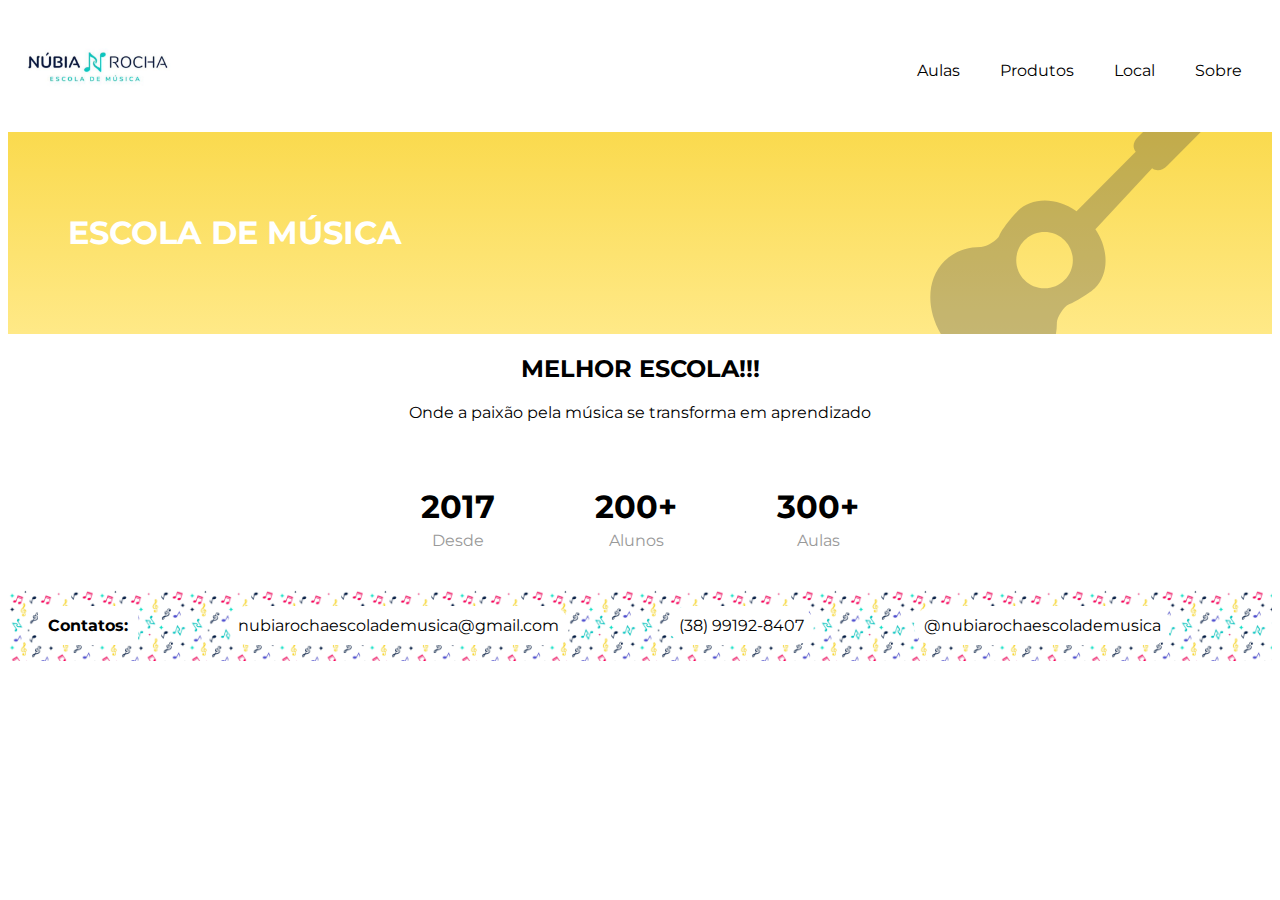
<file: index.html>
<!DOCTYPE html>
<html lang="pt-br">
    <head>
        <meta charset="UTF-8">
        <meta name="viewport" content="width=device-width, initial-scale=1.0">
        <title>Núbia Rocha - Início</title>
        <link rel="stylesheet" href="/style/style.css">
    </head>

    <body> 
        <header>
            <div class="menu">
                <a href="/index.html">
                    <img id="logo" src="/images/logotipo.png"/>
                </a>
                <ul>
                    <li><a href="/aulas.html">Aulas</a></li>
                    <li><a href="/produtos.html">Produtos</a></li>
                    <li><a href="/local.html">Local</a></li>
                    <li><a href="/sobre.html">Sobre</a></li>
                </ul>
            </div>
        </header>

        <section class="hero">
            <h1>ESCOLA DE MÚSICA</h1>
        </section>

        <section class="second">
            <h2>MELHOR ESCOLA!!!</h2>
            <p>Onde a paixão pela música se transforma em aprendizado</p>

            </br>

            <div class="info">
                <div class="coluna">
                    <p class="dado">2017</p>
                    <p class="nome">Desde</p>
                </div>
                <div class="coluna">
                    <p class="dado">200+</p>
                    <p class="nome">Alunos</p>
                </div>
                <div class="coluna">
                    <p class="dado">300+</p>
                    <p class="nome">Aulas</p>
                </div>
            </div>
        </section>

        <footer>
            <p><b>Contatos:</b></p>
            <ul>
                <li>nubiarochaescolademusica@gmail.com</li>
                <li> <a href="wa.me/5538991928407">(38) 99192-8407</a></li>
                <li> <a href="https://www.instagram.com/nubiarochaescolademusica?utm_source=ig_web_button_share_sheet&igsh=MXZiZm01dmZ0b2EzeA==">@nubiarochaescolademusica</li>
            </ul>
        </footer>
    </body>
</html>
</file>
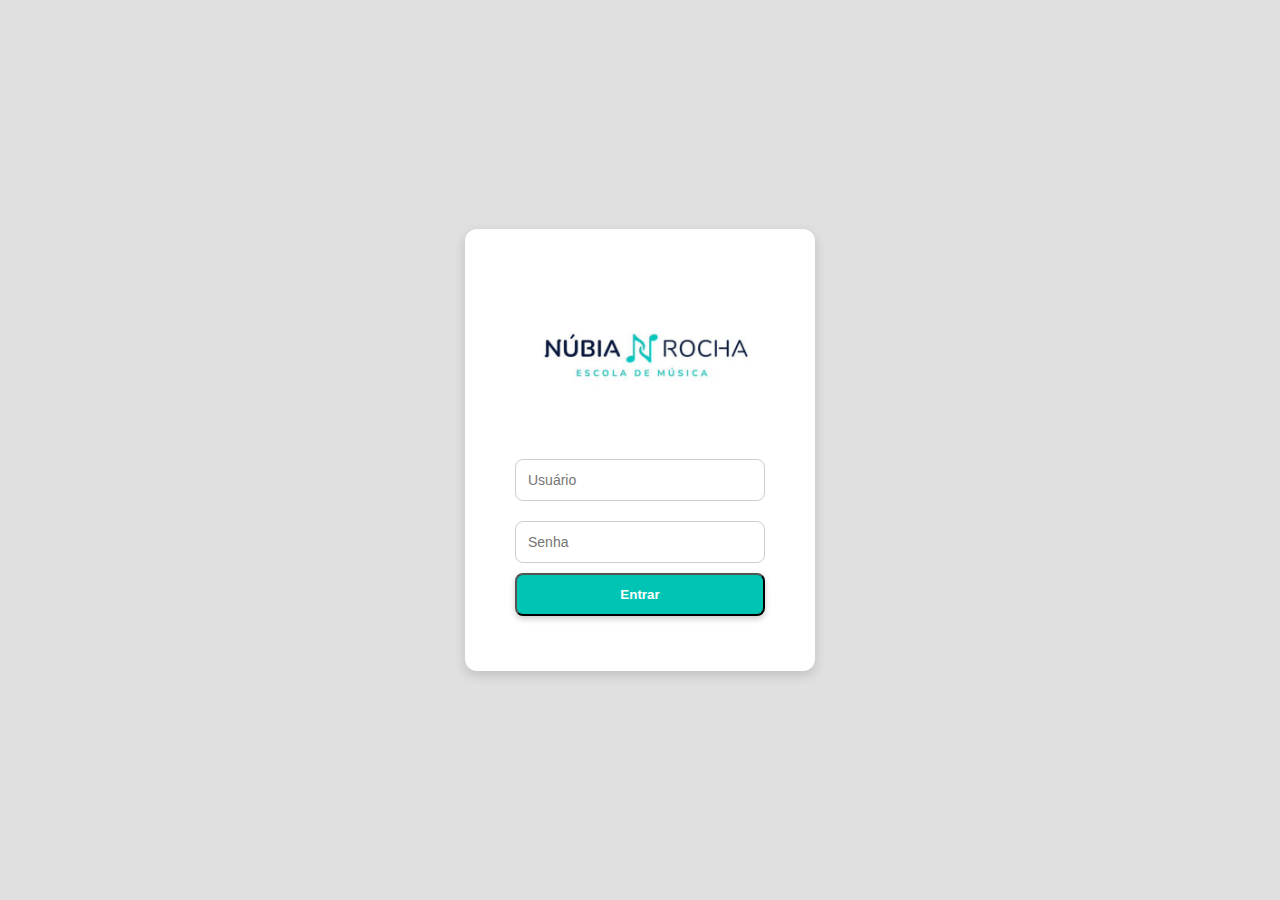
<file: admin.html>
<!DOCTYPE html>
<html lang="pt-br">
    <head>
        <meta charset="UTF-8">
        <meta name="viewport" content="width=device-width, initial-scale=1.0">
        <title>Login - Admin</title>
        <link rel="stylesheet" href="/style/style-aulas.css">
    </head>
    <body id="index">
        <div id="login">
            <img src="/imgs/logotipo.png" id="logo-form"/> 

            <form action="/admin/index-a.html" method="get">
                <input type="text" id="usuario" name="usuario" placeholder="Usuário" required>
                <input type="password" id="senha" name="senha" placeholder="Senha" required>
                <button type="submit" id="bt-entrar">Entrar</button>
                <span id="msg"></span>
            </form>
            <span id="msg" class=""></span>
        </div>
    </body>
</html>
</file>
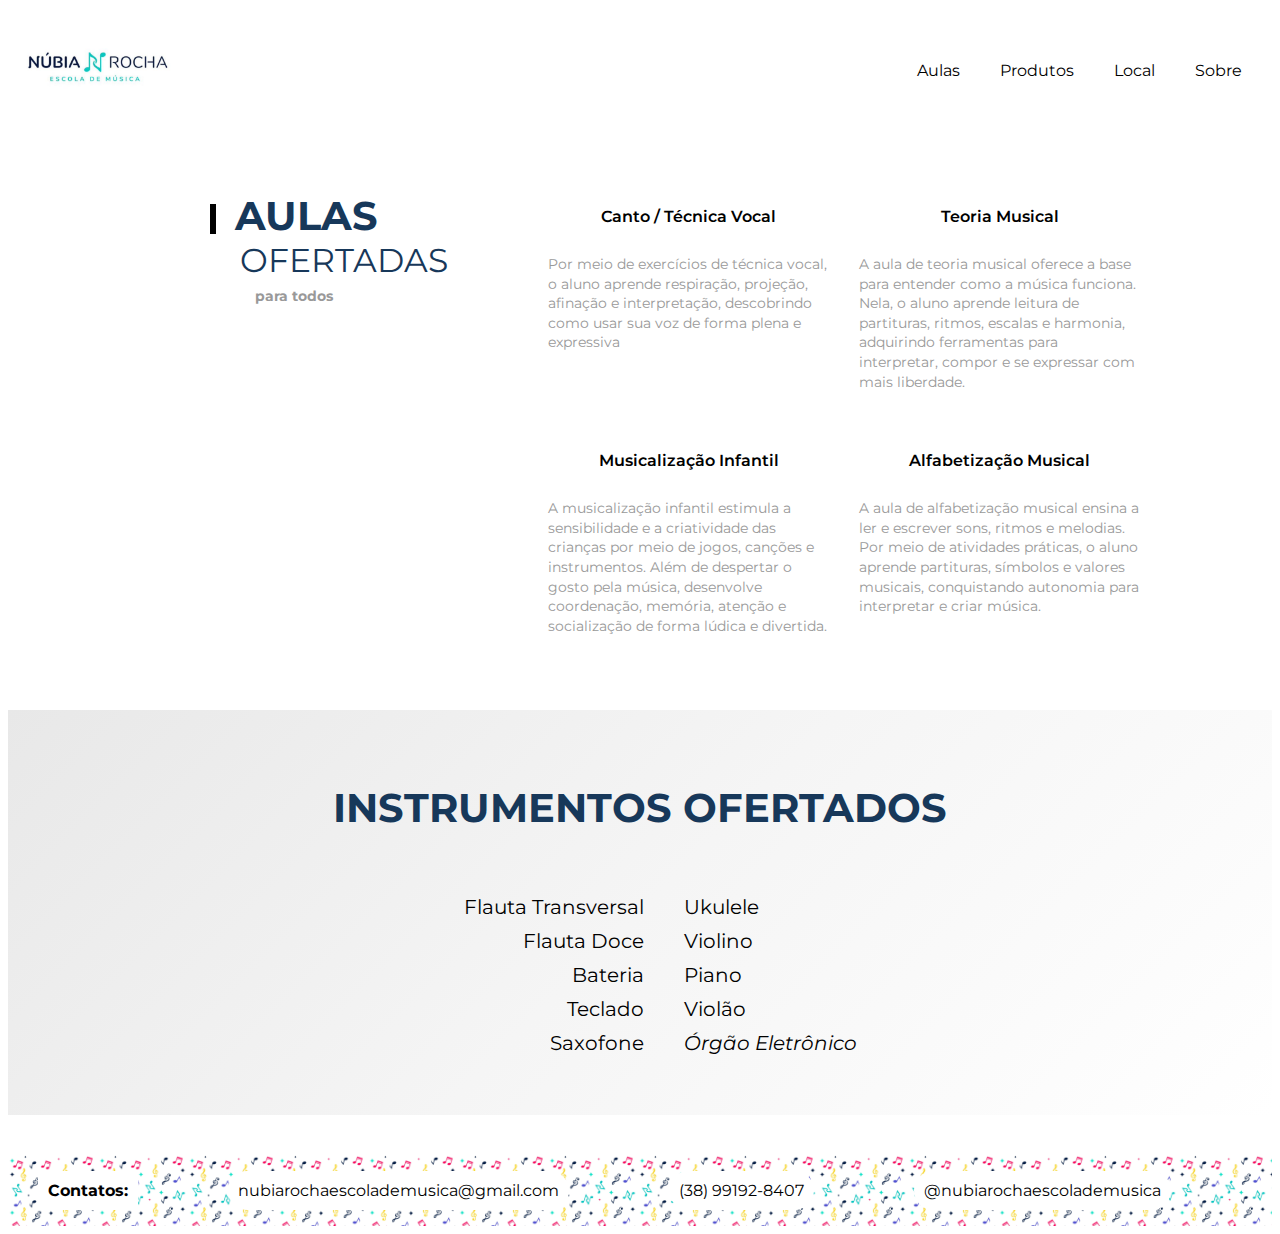
<file: aulas.html>
<!DOCTYPE html>
<html lang="pt-br">
    <head>
        <meta charset="UTF-8">
        <meta name="viewport" content="width=device-width, initial-scale=1.0">
        <title>Núbia Rocha - Aulas</title>
        <link rel="stylesheet" href="/style/style.css">
    </head>
    <body>
        <header>
            <div class="menu">
                <a href="/index.html">
                    <img id="logo" src="/imgs/logotipo.png"/>
                </a>
                <ul>
                    <li><a href="/aulas.html">Aulas</a></li>
                    <li><a href="/produtos.html">Produtos</a></li>
                    <li><a href="/local.html">Local</a></li>
                    <li><a href="/sobre.html">Sobre</a></li>
                </ul>
            </div>
        </header>

        <section class="aulas">
            <div class="titulo">
                <h2><span class="barra"></span> AULAS <br><small>OFERTADAS</small></h2>
                <p>para todos</p>
            </div>
            <br>
            <div class="grid-aulas">
                <div class="aula">
                <h3>Canto / Técnica Vocal</h3>
                <p>Por meio de exercícios de técnica vocal, o aluno aprende respiração, projeção, afinação e interpretação, descobrindo como usar sua voz de forma plena e expressiva</p>
                </div>

                <div class="aula">
                <h3>Teoria Musical</h3>
                <p>A aula de teoria musical oferece a base para entender como a música funciona. Nela, o aluno aprende leitura de partituras, ritmos, escalas e harmonia, adquirindo ferramentas para interpretar, compor e se expressar com mais liberdade.</p>
                </div>

                <div class="aula">
                <h3>Musicalização Infantil</h3>
                <p>A musicalização infantil estimula a sensibilidade e a criatividade das crianças por meio de jogos, canções e instrumentos. Além de despertar o gosto pela música, desenvolve coordenação, memória, atenção e socialização de forma lúdica e divertida.</p>
                </div>

                <div class="aula">
                <h3>Alfabetização Musical</h3>
                <p>A aula de alfabetização musical ensina a ler e escrever sons, ritmos e melodias. Por meio de atividades práticas, o aluno aprende partituras, símbolos e valores musicais, conquistando autonomia para interpretar e criar música.</p>
                </div>
            </div>
        </section>

        <section class="instrumentos-section">
            <h2 class="titulo">INSTRUMENTOS OFERTADOS</h2>

            <div class="lista">
                <ul id="esquerda">
                    <li>Flauta Transversal</li>
                    <li>Flauta Doce</li>
                    <li>Bateria</li>
                    <li>Teclado</li>
                    <li>Saxofone</li>
                </ul>
                <ul id="direita">
                    <li>Ukulele</li>
                    <li>Violino</li>
                    <li>Piano</li>
                    <li>Violão</li>
                    <li><em>Órgão Eletrônico</em></li>
                </ul>
            </div>
        </section>

        <footer>
            <p><b>Contatos:</b></p>
            <ul>
                <li>nubiarochaescolademusica@gmail.com</li>
                <li> <a href="wa.me/5538991928407">(38) 99192-8407</a></li>
                <li> <a href="https://www.instagram.com/nubiarochaescolademusica?utm_source=ig_web_button_share_sheet&igsh=MXZiZm01dmZ0b2EzeA==">@nubiarochaescolademusica</li>
            </ul>
        </footer>
    </body>
</html>
</file>
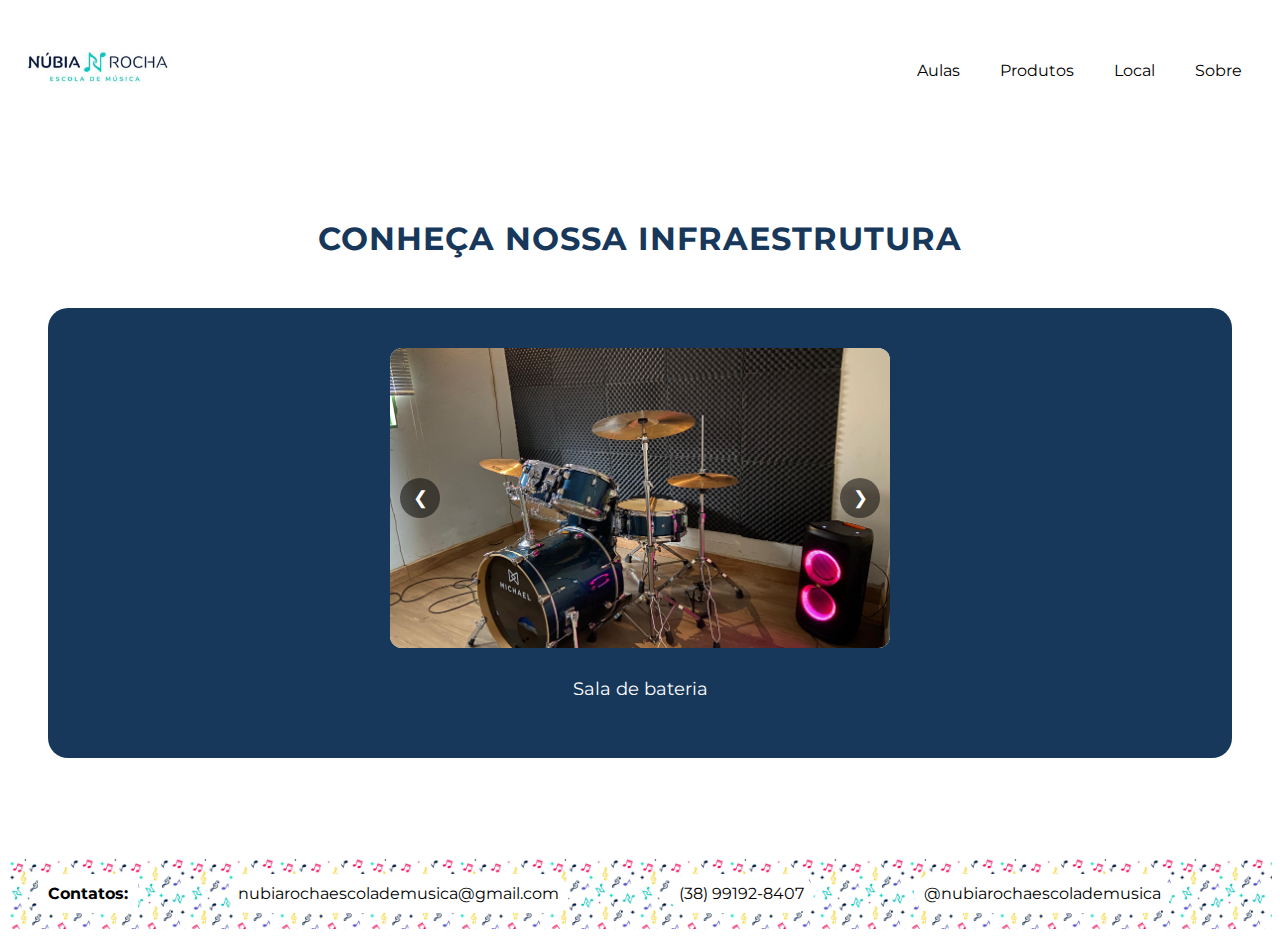
<file: local.html>
<!DOCTYPE html>
<html lang="pt-br">
    <head>
        <meta charset="UTF-8">
        <meta name="viewport" content="width=device-width, initial-scale=1.0">
        <title>Núbia Rocha - Local</title>
        <link rel="stylesheet" href="/style/style.css">
    </head>

    <body>
        <header>
            <div class="menu">
                <a href="/index.html">
                    <img id="logo" src="/imgs/logotipo.png"/>
                </a>
                <ul>
                    <li><a href="/aulas.html">Aulas</a></li>
                    <li><a href="/produtos.html">Produtos</a></li>
                    <li><a href="/local.html">Local</a></li>
                    <li><a href="/sobre.html">Sobre</a></li>
                </ul>
            </div>
        </header>

        <section class="infraestrutura">
            <h2>CONHEÇA NOSSA INFRAESTRUTURA</h2>

            <div class="infra-container">
                <div class="infra-card">
                    <div class="carousel">
                        <div class="carousel-images">
                            <img src="/imgs/sala-de-bateria.jpg" alt="Infra 1">
                            <img src="/imgs/sala-de-cordas.jpg" alt="Infra 2">
                            <img src="/imgs/sala-de-sopro.jpg" alt="Infra 3">
                            <img src="/imgs/sala-expositiva.jpg" alt="Infra 4">
                            <img src="/imgs/sala-de-piano.jpg" alt="Infra 5">
                            <img src="/imgs/sala-de-tecnica-vocal.jpg" alt="Infra 6">
                            <img src="/imgs/area-de-lazer.jpg" alt="Infra 7">
                        </div>
                        <button class="prev">&#10094;</button>
                        <button class="next">&#10095;</button>
                    </div>
                    <p class="infra-desc">Breve descrição</p>
                </div>

                <div class="infra-lateral">
                    <img src="/imgs/307653.svg" alt="Piano" id="piano-svg"/>
                </div>
            </div>
        </section>

        <footer>
            <p><b>Contatos:</b></p>
            <ul>
                <li>nubiarochaescolademusica@gmail.com</li>
                <li> <a href="https://api.whatsapp.com/send/?phone=5538991928407&text&type=phone_number&app_absent=0">(38) 99192-8407</a></li>
                <li> <a href="https://www.instagram.com/nubiarochaescolademusica?utm_source=ig_web_button_share_sheet&igsh=MXZiZm01dmZ0b2EzeA==">@nubiarochaescolademusica</li>
            </ul>
        </footer>

        <script>
            let index = 0;
            const images = document.querySelectorAll('.carousel-images img');
            const total = images.length;
            const container = document.querySelector('.carousel-images');
            const desc = document.querySelector('.infra-desc');

            // descrições correspondentes a cada imagem
            const descriptions = [
                "Sala de bateria",
                "Sala de cordas",
                "Sala de sopro",
                "Sala expositiva",
                "Sala de piano",
                "Sala de técnica vocal",
                "Espaço de lazer"
            ];

            function showSlide(i) {
                if (i >= total) index = 0;
                if (i < 0) index = total - 1;
                container.style.transform = `translateX(${-index * 100}%)`;

                // atualiza a descrição
                desc.textContent = descriptions[index];
            }

            document.querySelector('.next').addEventListener('click', () => {
                index++;
                showSlide(index);
            });

            document.querySelector('.prev').addEventListener('click', () => {
                index--;
                showSlide(index);
            });

            // inicia no slide 0
            showSlide(index);
        </script>
    </body>
</html>
</file>
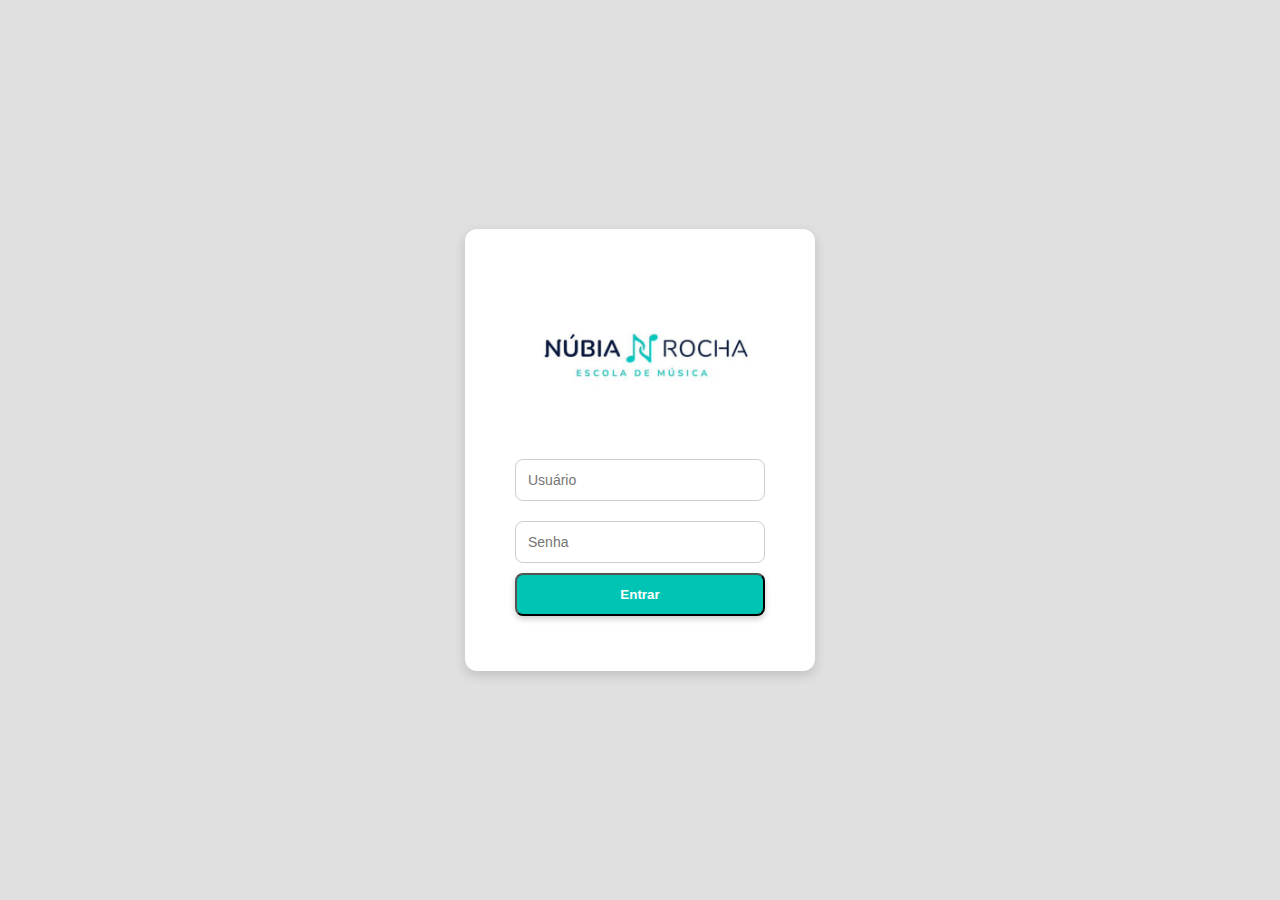
<file: login.html>
<!DOCTYPE html>
<html lang="pt-br">
    <head>
        <meta charset="UTF-8">
        <meta name="viewport" content="width=device-width, initial-scale=1.0">
        <title>Login - Admin</title>
        <link rel="stylesheet" href="/style/style-aulas-admin.css">
    </head>
    <body id="index">
        <div id="login">
            <img src="/images/logotipo.png" id="logo-form"/> 

            <form action="/admin/index-a.html" method="get">
                <input type="text" id="usuario" name="usuario" placeholder="Usuário" required>
                <input type="password" id="senha" name="senha" placeholder="Senha" required>
                <button type="submit" id="bt-entrar">Entrar</button>
                <span id="msg"></span>
            </form>
            <span id="msg" class=""></span>
        </div>
    </body>
</html>
</file>
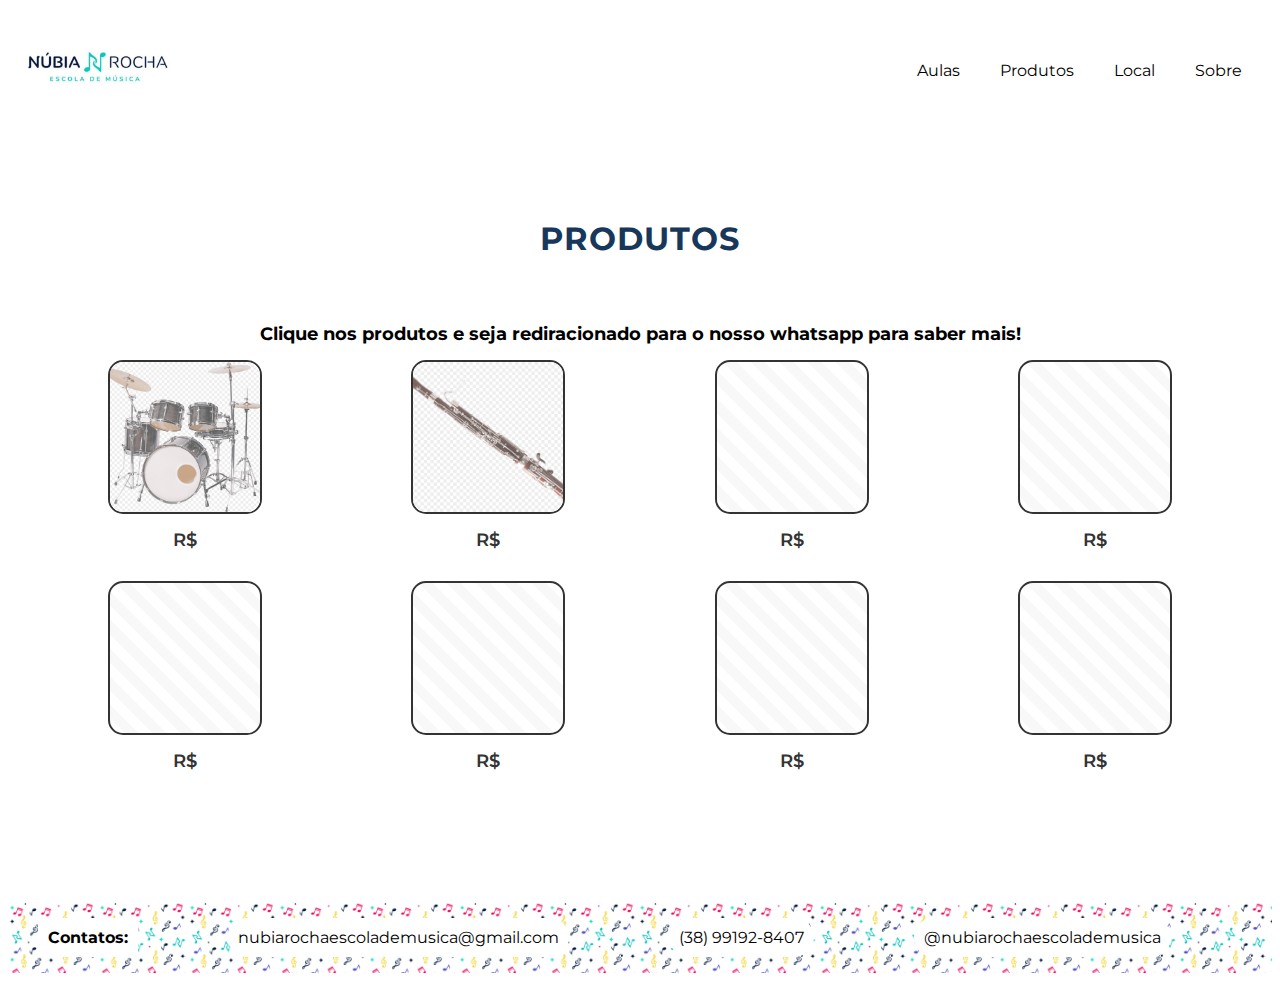
<file: produtos.html>
<!DOCTYPE html>
<html lang="pt-br">
    <head>
        <meta charset="UTF-8">
        <meta name="viewport" content="width=device-width, initial-scale=1.0">
        <title>Núbia Rocha - Produtos</title>
        <link rel="stylesheet" href="/style/style.css">
    </head>
    <body>
        <header>
            <div class="menu">
                <a href="/index.html">
                    <img id="logo" src="/imgs/logotipo.png"/>
                </a>
                <ul>
                    <li><a href="/aulas.html">Aulas</a></li>
                    <li><a href="/produtos.html">Produtos</a></li>
                    <li><a href="/local.html">Local</a></li>
                    <li><a href="/sobre.html">Sobre</a></li>
                </ul>
            </div>
        </header>

        <section class="produtos-section">
            <h2 class="titulo-produtos">PRODUTOS</h2>
            <h3>Clique nos produtos e seja rediracionado para o nosso whatsapp para saber mais!</h3>
            
            <div class="produtos-grid">
                <div class="produto-card">
                    <div class="produto-imagem">
                        <img src="/imgs/bateria.png" height="150"/>
                    </div>
                    <div class="produto-preco">R$</div>
                </div>
                
                <div class="produto-card">
                    <div class="produto-imagem">
                        <img src="/imgs/flauta-transversal.png" height="150"/>
                    </div>
                    <div class="produto-preco">R$</div>
                </div>
                
                <div class="produto-card">
                    <div class="produto-imagem"></div>
                    <div class="produto-preco">R$</div>
                </div>
                
                <div class="produto-card">
                    <div class="produto-imagem"></div>
                    <div class="produto-preco">R$</div>
                </div>
                
                <div class="produto-card">
                    <div class="produto-imagem"></div>
                    <div class="produto-preco">R$</div>
                </div>
                
                <div class="produto-card">
                    <div class="produto-imagem"></div>
                    <div class="produto-preco">R$</div>
                </div>
                
                <div class="produto-card">
                    <div class="produto-imagem"></div>
                    <div class="produto-preco">R$</div>
                </div>
                
                <div class="produto-card">
                    <div class="produto-imagem"></div>
                    <div class="produto-preco">R$</div>
                </div>
            </div>
        </section>

        <footer>
            <p><b>Contatos:</b></p>
            <ul>
                <li>nubiarochaescolademusica@gmail.com</li>
                <li> <a href="https://api.whatsapp.com/send/?phone=5538991928407&text&type=phone_number&app_absent=0">(38) 99192-8407</a></li>
                <li> <a href="https://www.instagram.com/nubiarochaescolademusica?utm_source=ig_web_button_share_sheet&igsh=MXZiZm01dmZ0b2EzeA==">@nubiarochaescolademusica</li>
            </ul>
        </footer>
    </body>
</html>
</file>
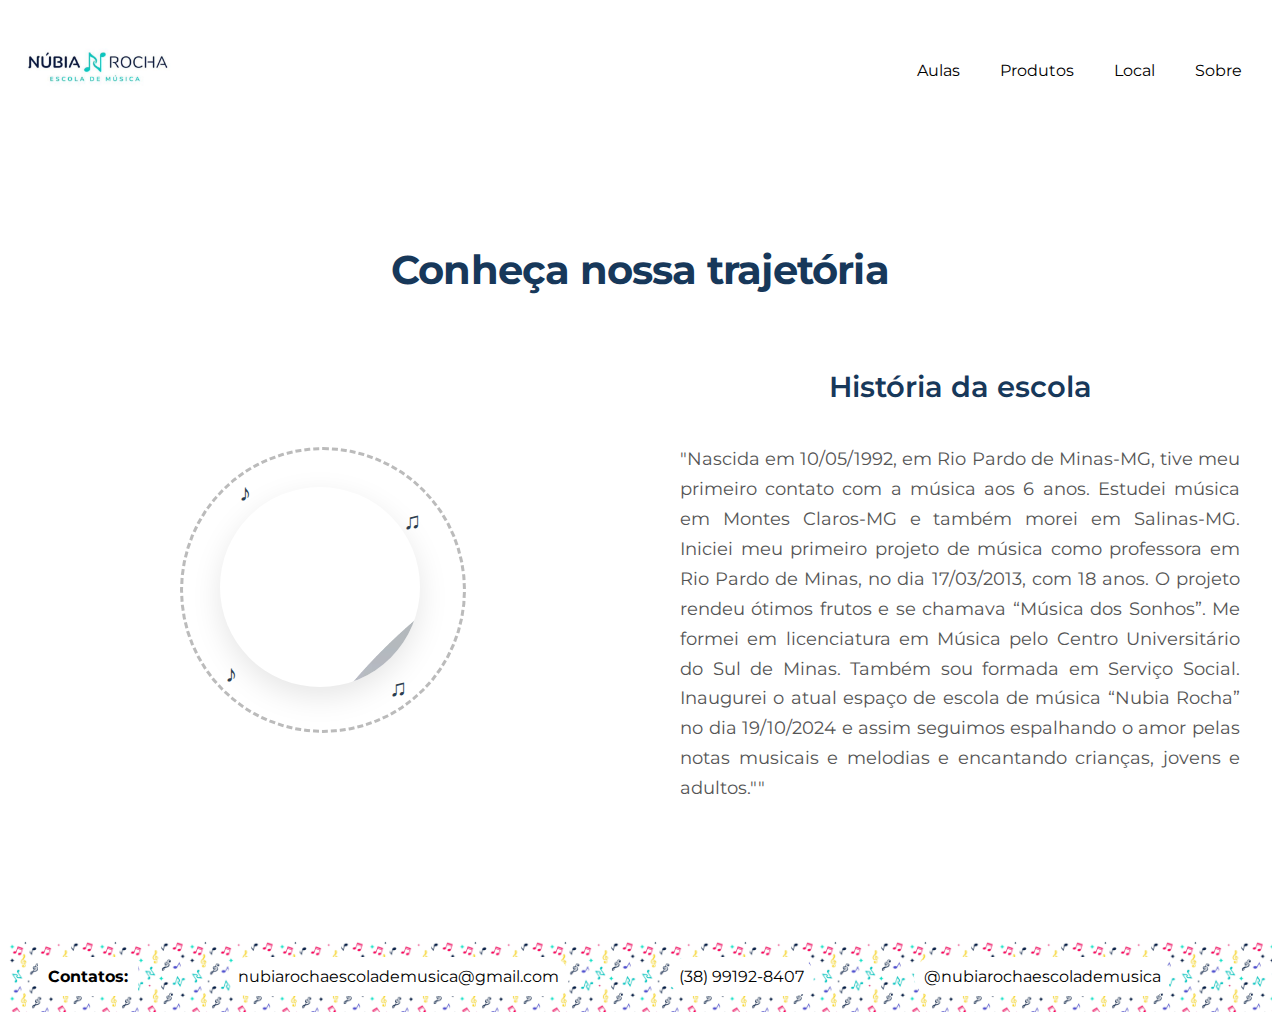
<file: sobre.html>
<!DOCTYPE html>
<html lang="pt-br">
    <head>
        <meta charset="UTF-8">
        <meta name="viewport" content="width=device-width, initial-scale=1.0">
        <title>Núbia Rocha - Sobre</title>
        <link rel="stylesheet" href="/style/style.css">
    </head>
    <body>
        <header>
            <div class="menu">
                <a href="/index.html">
                    <img id="logo" src="/imgs/logotipo.png"/>
                </a>
                <ul>
                    <li><a href="/aulas.html">Aulas</a></li>
                    <li><a href="/produtos.html">Produtos</a></li>
                    <li><a href="/local.html">Local</a></li>
                    <li><a href="/sobre.html">Sobre</a></li>
                </ul>
            </div>
        </header>

        <section class="trajectory-section">
        <h2 class="section-title">Conheça nossa trajetória</h2>
        
        <div class="content-container">
            <div class="visual-element">
                <div class="circular-design">
                    <div class="outer-circle">
                        <div class="music-note note-1">♪</div>
                        <div class="music-note note-2">♫</div>
                        <div class="music-note note-3">♪</div>
                        <div class="music-note note-4">♫</div>
                    </div>
                    <div class="inner-circle"></div>
                </div>
            </div>
            
            <div class="text-content">
                <h3 class="content-title">História da escola</h3>
                <p class="content-text">
                "Nascida em 10/05/1992, em Rio Pardo de Minas-MG, tive meu primeiro contato com a música aos 6 anos. Estudei música em Montes Claros-MG e também morei em Salinas-MG. 
                Iniciei meu primeiro projeto de música como professora em Rio Pardo de Minas, no dia 17/03/2013, com 18 anos. O projeto rendeu ótimos frutos e se chamava “Música dos Sonhos”. 
                Me formei em licenciatura em Música pelo Centro Universitário do Sul de Minas. Também sou formada em Serviço Social.
                Inaugurei o atual espaço de escola de música “Nubia Rocha” no dia 19/10/2024 e assim seguimos espalhando o amor pelas notas musicais e melodias e encantando crianças, jovens e adultos.""
                </p>
            </div>
        </div>
    </section>

        <footer>
            <p><b>Contatos:</b></p>
            <ul>
                <li>nubiarochaescolademusica@gmail.com</li>
                <li> <a href="https://api.whatsapp.com/send/?phone=5538991928407&text&type=phone_number&app_absent=0">(38) 99192-8407</a></li>
                <li> <a href="https://www.instagram.com/nubiarochaescolademusica?utm_source=ig_web_button_share_sheet&igsh=MXZiZm01dmZ0b2EzeA==">@nubiarochaescolademusica</li>
            </ul>
        </footer>
    </body>
</html>
</file>
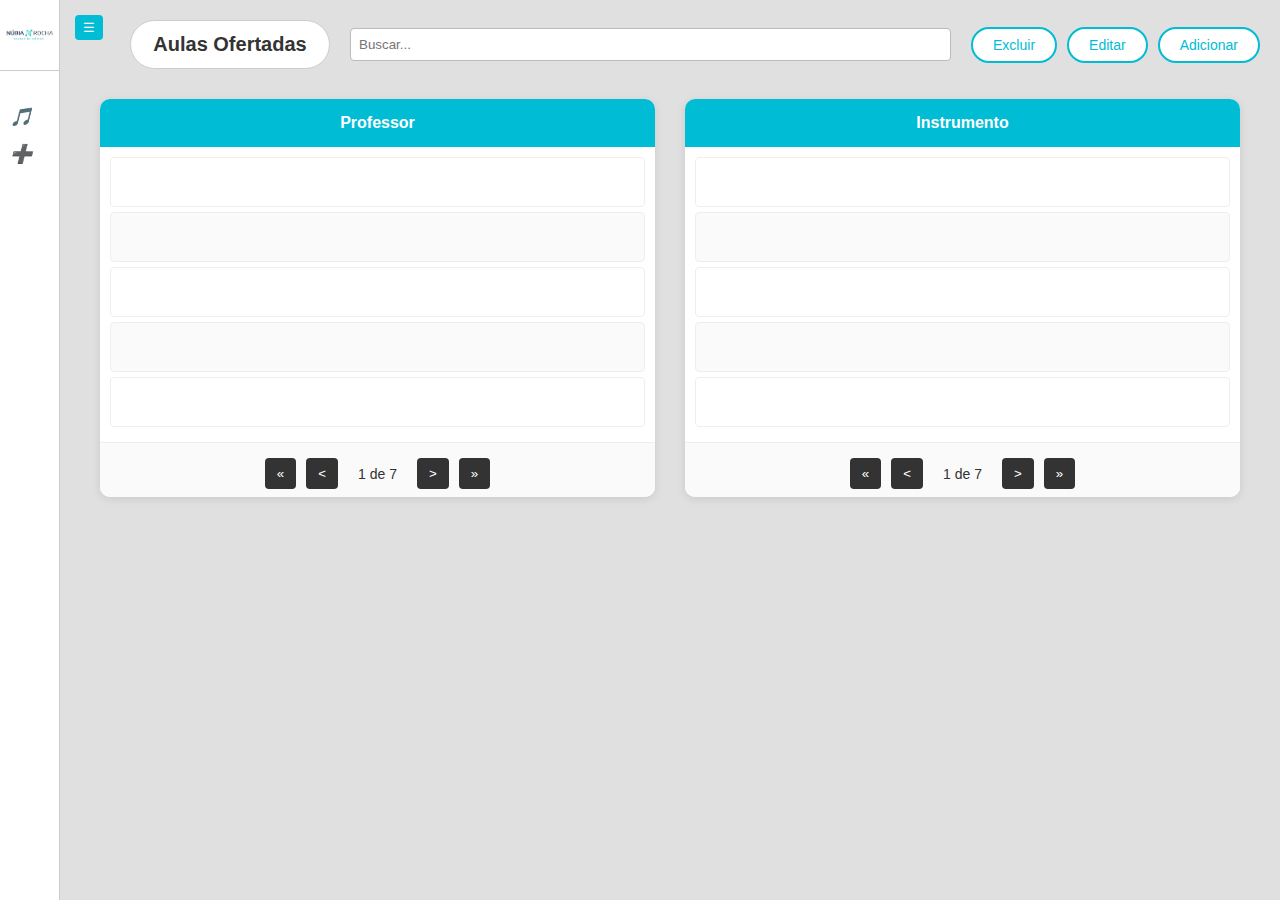
<file: admin/index-a.html>
<!DOCTYPE html>
<html lang="pt-br">
    <head>
        <meta charset="UTF-8">
        <meta name="viewport" content="width=device-width, initial-scale=1.0">
        <title>Aulas Ofertadas</title>
        <link rel="stylesheet" href="/style/style-aulas-admin.css">
    </head>

    <body>
    <!-- Sidebar -->
    <div class="sidebar collapsed" id="sidebar">
        <div class="logo">
            <img src="/imgs/logotipo.png" alt="Logo">
        </div>
        <ul class="menu">
            <li><i>🎵</i> <a href="/admin/index-a.html"><span>Aulas</span></a></li>
            <li><i>➕</i> <a href="/admin/produtos.html"><span>Produtos</span></a></li>
        </ul>
    </div>

    <!-- Conteúdo -->
    <div class="content">
        <button class="toggle-btn" onclick="toggleMenu()">☰</button>

        <div class="topbar">
        <h1>Aulas Ofertadas</h1>
        <div class="search">
            <input type="text" placeholder="Buscar...">
        </div>
        <div class="actions">
            <button>Excluir</button>
            <button>Editar</button>
            <button>Adicionar</button>
        </div>
        </div>

        <div class="grid">
        <!-- Professores -->
        <div class="card">
            <div class="card-header">Professor</div>
            <div class="card-body">
            <div class="rows">
                <div class="row"></div>
                <div class="row"></div>
                <div class="row"></div>
                <div class="row"></div>
                <div class="row"></div>
            </div>
            <div class="pagination">
                <button>&laquo;</button>
                <button>&lt;</button>
                <span>1 de 7</span>
                <button>&gt;</button>
                <button>&raquo;</button>
            </div>
            </div>
        </div>

        <!-- Instrumentos -->
        <div class="card">
            <div class="card-header">Instrumento</div>
            <div class="card-body">
            <div class="rows">
                <div class="row"></div>
                <div class="row"></div>
                <div class="row"></div>
                <div class="row"></div>
                <div class="row"></div>
            </div>
            <div class="pagination">
                <button>&laquo;</button>
                <button>&lt;</button>
                <span>1 de 7</span>
                <button>&gt;</button>
                <button>&raquo;</button>
            </div>
            </div>
        </div>
        </div>

    </div>

    <script>
        function toggleMenu() {
        document.getElementById("sidebar").classList.toggle("collapsed");
        }
    </script>
    </body>
</html>
</file>
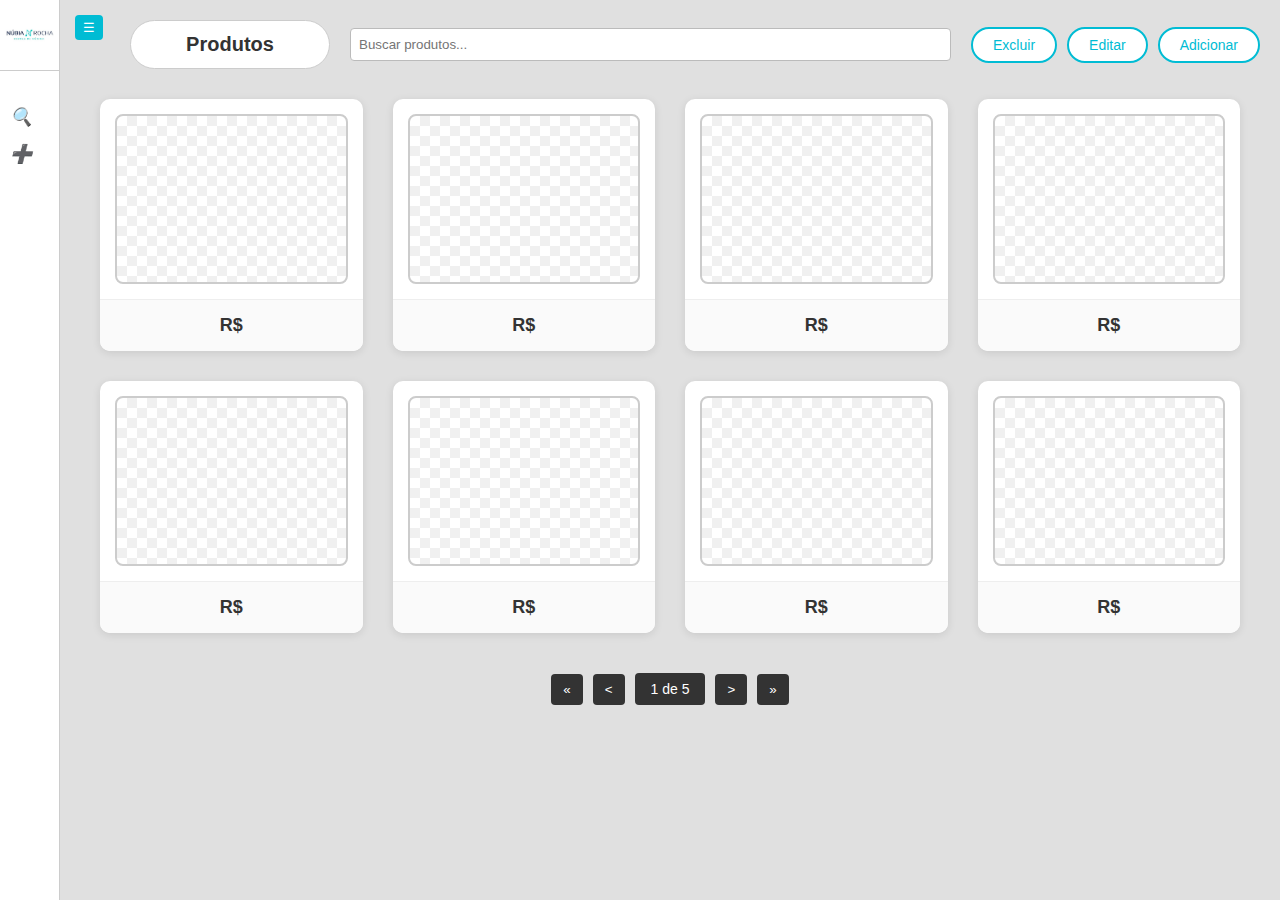
<file: admin/produtos.html>
<!DOCTYPE html>
<html lang="pt-br">
<head>
    <meta charset="UTF-8">
    <meta name="viewport" content="width=device-width, initial-scale=1.0">
    <title>Produtos</title>
    <link rel="stylesheet" href="/style/style-produtos-admin.css">
</head>

<body>
    <!-- Sidebar -->
    <div class="sidebar collapsed" id="sidebar">
        <div class="logo">
            <img src="/imgs/logotipo.png" alt="Logo">
        </div>
        <ul class="menu">
            <li><i>🔍</i> <a href="/admin/index-a.html"><span>Aulas</span></a></li>
            <li><i>➕</i> <a href="/admin/produtos.html"><span>Produtos</span></a></li>
        </ul>
    </div>

    <!-- Conteúdo -->
    <div class="content">
        <button class="toggle-btn" onclick="toggleMenu()">☰</button>

        <div class="topbar">
            <h1>Produtos</h1>
            <div class="search">
                <input type="text" placeholder="Buscar produtos...">
            </div>
            <div class="actions">
                <button class="btn-excluir">Excluir</button>
                <button class="btn-editar">Editar</button>
                <button class="btn-adicionar">Adicionar</button>
            </div>
        </div>

        <div class="produtos-grid">
            <!-- Primeira linha de produtos -->
            <div class="produto-card">
                <div class="produto-image">
                    <div class="placeholder-image"></div>
                </div>
                <div class="produto-price">R$</div>
            </div>

            <div class="produto-card">
                <div class="produto-image">
                    <div class="placeholder-image"></div>
                </div>
                <div class="produto-price">R$</div>
            </div>

            <div class="produto-card">
                <div class="produto-image">
                    <div class="placeholder-image"></div>
                </div>
                <div class="produto-price">R$</div>
            </div>

            <div class="produto-card">
                <div class="produto-image">
                    <div class="placeholder-image"></div>
                </div>
                <div class="produto-price">R$</div>
            </div>

            <!-- Segunda linha de produtos -->
            <div class="produto-card">
                <div class="produto-image">
                    <div class="placeholder-image"></div>
                </div>
                <div class="produto-price">R$</div>
            </div>

            <div class="produto-card">
                <div class="produto-image">
                    <div class="placeholder-image"></div>
                </div>
                <div class="produto-price">R$</div>
            </div>

            <div class="produto-card">
                <div class="produto-image">
                    <div class="placeholder-image"></div>
                </div>
                <div class="produto-price">R$</div>
            </div>

            <div class="produto-card">
                <div class="produto-image">
                    <div class="placeholder-image"></div>
                </div>
                <div class="produto-price">R$</div>
            </div>
        </div>

        <!-- Paginação -->
        <div class="pagination">
            <button class="pagination-btn">&laquo;</button>
            <button class="pagination-btn">&lt;</button>
            <span class="pagination-info">1 de 5</span>
            <button class="pagination-btn">&gt;</button>
            <button class="pagination-btn">&raquo;</button>
        </div>
    </div>

    <script>
        function toggleMenu() {
            document.getElementById("sidebar").classList.toggle("collapsed");
        }
    </script>
</body>
</html>
</file>
<file: style/style.css>
@import url('https://fonts.googleapis.com/css2?family=Montserrat:ital,wght@0,100..900;1,100..900&display=swap');

*{
    font-family: "Montserrat";
}

header {
    display: flex;
    align-items: center;
    background-color: white;
    width: 100%;
}

.menu {
    display: flex;
    flex-direction: row;
    width: 100%; 
}

.menu ul {
    list-style-type: none;
    display: flex;
    flex-direction: row;
    justify-content: flex-end; 
    align-items: center;
    margin: 0;
    padding: 0;
    margin-left: auto;
    margin-right: 10px;;
}

.menu ul > li > a {
    text-decoration: none;
    color: black;
    padding: 20px;
}

.menu ul > li > a:hover {
    font-size: 130%;
    transition: 0.3s;
}

.menu a > img:hover {
    height: 140px;
    transition: 0.3s;
}

.menu a > img {
    height: 120px;
    justify-content: left;
}

.hero {
    background:linear-gradient(#FADA4E,#ffe987 );
    padding: 60px;
    text-align: left;
    position: relative;
    overflow: hidden;
    
}

.hero h1{
     color: white

}

.hero::before {
    content: "";
    position: absolute;
    top: 50%;
    right: 60px;
    width: 300px;
    height: 300px;
    background-image: url("/imgs/guitar-svgrepo-com.svg");
    background-size: contain;
    background-repeat: no-repeat;
    background-position: center;
    opacity: 0.3;
    transform: translateY(-50%);
    z-index: 0;
}

.hero > * {
    position: relative;
    z-index: 1;
}

.second {
    text-align: center;
    align-items: center;
    justify-content: center;
}

.info {
    display: flex;
    justify-content: center;
    gap: 100px;
    margin-top: 30px;
}

.coluna {
    text-align: center;
}

.dado {
    font-size: xx-large;
    font-weight: bold;
    margin: 0;
}

.nome {
    color: #999999;
    margin: 5px 0 0 0;
}

footer {
    display: flex;
    flex-direction: row;
    justify-content: left;
    margin-top: 40px;
    background-image: url('/imgs/background-footer.jpg');
    background-repeat: repeat;
    background-size: 90px auto; /* controla o tamanho de cada "tile" */
    background-position: 0 0;
}

footer > p {
    margin-left: 30px;
    background-color: white;
    align-items: center;
    padding: 10px;
}

footer > ul {
    display: flex;
    list-style-type: none;
}

footer > ul > li {
    margin-inline: 50px;
    background-color: white;
    padding: 10px;
    border-radius: 20px;
}

footer > ul > li > a {
    text-decoration: none;
    color: black;
}

footer > ul > li:hover, footer > ul > li > a:hover {
    color: #93d9e2;
    transition: 0.2s;
}

.aulas {
  display: flex;
  align-items: flex-start;
  justify-content: center;
  gap: 50px;
  margin: 60px auto;
  max-width: 1000px;
}

.titulo {
  flex: 1;
}

.titulo h2 {
  font-size: 40px;
  font-weight: 700;
  margin: 0;
}

h3 {
  font-size: 18px;
  font-weight: 700;
  margin: 0;
  text-align:center;
  padding: 15px;
}

.titulo .barra {
  display: inline-block;
  width: 6px;
  height: 30px;
  background: black;
  margin-right: 8px;
  vertical-align: middle;
}

.titulo small {
  display: block;
  font-weight: 400;
  margin-left: 100px;
}

.titulo p {
  margin-top: 8px;
  font-size: 14px;
  color: #999999;
}

.grid-aulas {
  flex: 3;
  display: grid;
  grid-template-columns: repeat(2, 1fr);
  gap: 30px;
}

.aula h3 {
  font-size: 16px;
  font-weight: 600;
  margin-bottom: 5px;
}

.aula p {
  font-size: 14px;
  color: #999999;
  line-height: 1.4;
}

.instrumentos-section {
    background: linear-gradient(135deg, #e8e8e8 0%, #f5f5f5 50%, #ffffff 100%);
    padding: 40px 40px;
    display: block;
}

.titulo {
    font-size: 40px;
    font-weight: 700;
    color: #17385a;
    line-height: 1.2;
    text-align: center;
    justify-content: center;
}

.lista {
    display: flex;
    justify-content: center;
}

#esquerda {
    list-style-type: none;
    justify-content: right;
    text-align: right;
    font-size: 20px;
}

#direita {
    list-style-type: none;
    justify-content: left;
    text-align: left;
    font-size: 20px;
}

#esquerda li, #direita li {
    margin-top: 10px;
}

#esquerda li:hover, #direita li:hover {
    color: #000;
    font-weight: 600;
    transition: 0.4s;
}

.trajectory-section {
    padding: 80px 20px;
    max-width: 1200px;
    margin: 0 auto;
    text-align: center;
}

.section-title {
font-size: 2.5rem;
font-weight: bold;
color: #17385a;
margin-bottom: 60px;
letter-spacing: -0.02em;
}

.content-container {
    display: flex;
    align-items: center;
    justify-content: space-between;
    gap: 80px;
    flex-wrap: wrap;
}

.visual-element {
flex: 1;
min-width: 300px;
display: flex;
justify-content: center;
align-items: center;
}

.circular-design {
position: relative;
width: 280px;
height: 280px;
}

.outer-circle {
width: 100%;
height: 100%;
border: 3px dashed #bbb;
border-radius: 50%;
position: relative;
animation: rotate 20s linear infinite;
}

.inner-circle {
width: 200px;
height: 200px;
background-image: url('/imgs/nubia.png');
border-radius: 50%;
position: absolute;
top: 50%;
left: 50%;
transform: translate(-50%, -50%);
display: flex;
align-items: center;
justify-content: center;
box-shadow: 0 10px 30px rgba(0,0,0,0.1);
}

.music-note {
position: absolute;
font-size: 24px;
color: #2c3e50;
animation: float 3s ease-in-out infinite;
}

.note-1 {
top: 10%;
left: 20%;
animation-delay: 0s;
}

.note-2 {
top: 20%;
right: 15%;
animation-delay: 1s;
}

.note-3 {
bottom: 15%;
left: 15%;
animation-delay: 2s;
}

.note-4 {
bottom: 10%;
right: 20%;
animation-delay: 1.5s;
}

.text-content {
flex: 1;
min-width: 300px;
text-align: left;
}

.content-title {
font-size: 1.8rem;
font-weight: 600;
color:#17385a;
margin-bottom: 25px;
}

.content-text {
font-size: 1.1rem;
line-height: 1.7;
color: #555;
text-align: justify;
}

@keyframes rotate {
from {
    transform: rotate(0deg);
}
to {
    transform: rotate(360deg);
}
}

@keyframes float {
0%, 100% {
    transform: translateY(0px);
}
50% {
    transform: translateY(-10px);
}
}

@media (max-width: 768px) {
.content-container {
    flex-direction: column;
    gap: 40px;
}

.section-title {
    font-size: 2rem;
    margin-bottom: 40px;
}

.text-content {
    text-align: center;
}

.content-text {
    text-align: left;
}

.circular-design {
    width: 240px;
    height: 240px;
}

.inner-circle {
    width: 160px;
    height: 160px;
}
}

@media (max-width: 480px) {
.trajectory-section {
    padding: 60px 15px;
}

.section-title {
    font-size: 1.8rem;
}

.content-title {
    font-size: 1.5rem;
}

.content-text {
    font-size: 1rem;
}
}

.produtos-section {
    padding: 60px 40px;
    max-width: 1200px;
    margin: 0 auto;
}

.titulo-produtos {
    font-size: 32px;
    font-weight: 700;
    color:#17385a;
    text-align: center;
    margin-bottom: 50px;
    letter-spacing: 1px;
}

.produtos-grid {
    display: grid;
    grid-template-columns: repeat(4, 1fr);
    gap: 30px;
    margin-bottom: 30px;
}

.produto-card {
    display: flex;
    flex-direction: column;
    align-items: center;
    cursor: pointer;
    transition: transform 0.3s ease;
}

.produto-card:hover {
    transform: translateY(-5px);
}

.produto-imagem {
    width: 150px;
    height: 150px;
    border: 2px solid #333;
    border-radius: 15px;
    background: repeating-linear-gradient(
        45deg,
        transparent,
        transparent 10px,
        #f5f5f5 10px,
        #f5f5f5 20px
    );
    display: flex;
    align-items: center;
    justify-content: center;
    margin-bottom: 15px;
    position: relative;
    overflow: hidden;
}

.produto-imagem::before {
    content: '';
    position: absolute;
    top: 0;
    left: 0;
    right: 0;
    bottom: 0;
    background: rgba(255, 255, 255, 0.3);
}

.produto-preco {
    font-size: 18px;
    font-weight: 600;
    color: #333;
}

@media (max-width: 1000px) {
.produtos-grid {
    grid-template-columns: repeat(3, 1fr);
}
}

@media (max-width: 768px) {
.produtos-grid {
    grid-template-columns: repeat(2, 1fr);
    gap: 20px;
}

.produto-imagem {
    width: 120px;
    height: 120px;
}
}

@media (max-width: 480px) {
.produtos-grid {
    grid-template-columns: 1fr;
}

.produtos-section {
    padding: 40px 20px;
}
}

.infraestrutura {
    background-color: white;
    padding: 60px 40px;
    max-width: 1200px;
    margin: 0 auto;
}

.infraestrutura h2 {
    font-size: 32px;
    font-weight: 700;
    color:#17385a;
    text-align: center;
    margin-bottom: 50px;
    letter-spacing: 1px;
}

.infra-container {
    display: flex;
    gap: 40px;
    align-items: flex-start;
}

.infra-card {
    flex: 2;
    background-color:#17385A;
    border-radius: 20px;
    padding: 40px;
    display: flex;
    flex-direction: column;
    align-items: center;
}

.carousel {
    position: relative;
    width: 100%;
    max-width: 500px;
    height: 300px;
    overflow: hidden;
    border-radius: 12px;
    margin: 0 auto;
    background-color: white;
}

.imagem-placeholder {
    display: none;
}

.carousel-images {
    display: flex;
    transition: transform 0.5s ease-in-out;
    height: 100%;
}

.carousel-images img {
    width: 100%;
    height: 100%;
    object-fit: cover;
    border-radius: 10px;
    flex-shrink: 0;
}

.carousel button {
    position: absolute;
    top: 50%;
    transform: translateY(-50%);
    background: rgba(0,0,0,0.5);
    color: white;
    border: none;
    padding: 10px;
    cursor: pointer;
    border-radius: 50%;
    font-size: 18px;
    width: 40px;
    height: 40px;
    display: flex;
    align-items: center;
    justify-content: center;
    transition: background-color 0.3s ease;
    z-index: 10;
}

.carousel button:hover {
    background: rgba(0,0,0,0.7);
}

.carousel .prev {
    left: 10px;
}

.carousel .next {
    right: 10px;
}

.infra-desc {
    font-size: 18px;
    color: #ffffff;
    text-align: center;
    margin-top: 30px;
}

.infra-lateral {
    flex: 0 0 200px; 
    display: none;
    justify-content: center;
    align-items: center;
    overflow: hidden;
}

#piano-svg {
    width: 400px;
    opacity: 0.7;
    filter: brightness(1.2);
    transform: rotate(90deg);
}

/* Responsividade */
@media (max-width: 768px) {
    .infra-container {
        flex-direction: column;
        gap: 30px;
    }
    
    .infra-card {
        padding: 30px;
    }
    
    .carousel {
        height: 250px;
    }
    
    .infra-lateral {
        min-height: 200px;
        padding: 20px;
    }
}

@media (max-width: 480px) {
    .infraestrutura {
        padding: 40px 20px;
    }
    
    .infraestrutura h2 {
        font-size: 28px;
    }
    
    .infra-card {
        padding: 20px;
    }
    
    .carousel {
        height: 200px;
    }
    
    .infra-desc {
        font-size: 16px;
    }
}
</file>
<file: style/style-aulas.css>
/* Reset básico */
* {
    margin: 0;
    padding: 0;
    box-sizing: border-box;
    font-family: Arial, sans-serif;
}

/* Estilos do login (mantendo os originais) */
body#index {
    background-color: #e0e0e0;
    height: 100vh;
    display: flex;
    justify-content: center;
    align-items: center;
}

#login {
    background: #fff;
    padding: 40px 50px;
    border-radius: 12px;
    box-shadow: 0px 4px 12px rgba(0,0,0,0.15);
    width: 350px;
    text-align: center;
}

#login label {
    display: none;
}

#login input {
    width: 100%;
    padding: 12px;
    margin: 10px 0;
    border-radius: 8px;
    border: 1px solid #ccc;
    font-size: 14px;
    outline: none;
    transition: border 0.2s ease;
}

#login input:focus {
    border-color: #00c9c8;
    box-shadow: 0 0 5px rgba(0, 201, 200, 0.5);
}

#bt-entrar {
    display: block;
    width: 100%;
    padding: 12px;
    background: #00c4b3;
    color: white;
    border-radius: 8px;
    text-align: center;
    font-weight: bold;
    text-decoration: none;
    box-shadow: 0 3px 6px rgba(0,0,0,0.2);
}

#bt-entrar:hover {
    background: #00a896;
}

#msg {
    display: block;
    margin-top: 15px;
    font-size: 14px;
}

#msg.error {
    color: #d9534f;
}

#msg.success {
    color: #28a745;
}

#logo-form {
    width: 300px;
    padding-right: 40px;
}

/* Layout principal da página de aulas */
body {
    display: flex;
    height: 100vh;
    background-color: #f5f5f5;
}

/* Sidebar */
.sidebar {
    width: 220px;
    background: #fff;
    border-right: 1px solid #ccc;
    transition: width 0.3s;
    overflow: hidden;
}

.sidebar.collapsed {
    width: 60px;
}

.logo {
    display: flex;
    align-items: center;
    justify-content: center;
    padding: 15px;
    border-bottom: 1px solid #ccc;
}

.logo img {
    max-height: 40px;
}

.menu {
    list-style: none;
    padding: 20px 10px;
}

.menu li {
    margin: 15px 0;
    display: flex;
    align-items: center;
    gap: 10px;
    cursor: pointer;
}

.menu li a {
    display: flex;
    align-items: center;
    gap: 10px;
    text-decoration: none;
    color: #333;
    width: 100%;
}

.menu li i {
    font-size: 18px;
}

.menu li span {
    transition: opacity 0.3s;
}

.sidebar.collapsed .menu li span {
    opacity: 0;
}

/* Conteúdo */
.content {
    flex: 1;
    padding: 20px;
    background: #e0e0e0;
    position: relative;
}

.toggle-btn {
    position: absolute;
    top: 15px;
    left: 15px;
    background: #00bcd4;
    border: none;
    color: #fff;
    padding: 5px 8px;
    border-radius: 4px;
    cursor: pointer;
    z-index: 10;
}

.topbar {
    display: flex;
    justify-content: space-between;
    align-items: center;
    margin-bottom: 30px;
    margin-left: 50px;
}

.topbar h1 {
    font-size: 20px;
    color: #333;
    background: #fff;
    padding: 12px 20px;
    border-radius: 25px;
    border: 1px solid #ccc;
    min-width: 200px;
    text-align: center;
}

.search {
    flex: 1;
    margin: 0 20px;
}

.search input {
    width: 100%;
    padding: 8px;
    border: 1px solid #bbb;
    border-radius: 4px;
}

.actions {
    display: flex;
    gap: 10px;
}

.actions button {
    padding: 8px 20px;
    border: 2px solid #00bcd4;
    border-radius: 25px;
    background: #fff;
    color: #00bcd4;
    cursor: pointer;
    font-size: 14px;
    transition: all 0.3s ease;
}

.actions button:hover {
    background: #00bcd4;
    color: #fff;
}

/* Grid de aulas (ajustado) */
.grid {
    display: flex;
    gap: 30px;
    margin: 0 20px;
}

.card {
    flex: 1;
    background: #fff;
    border-radius: 10px;
    box-shadow: 0 2px 8px rgba(0,0,0,0.1);
    overflow: hidden;
    transition: transform 0.2s ease, box-shadow 0.2s ease;
}

.card:hover {
    transform: translateY(-2px);
    box-shadow: 0 4px 12px rgba(0,0,0,0.15);
}

.card-header {
    background: #00bcd4;
    color: #fff;
    padding: 15px;
    font-weight: bold;
    text-align: center;
    font-size: 16px;
}

.card-body {
    height: 350px;
    display: flex;
    flex-direction: column;
    justify-content: space-between;
}

.rows {
    flex: 1;
    padding: 10px;
}

.row {
    height: 50px;
    background: #fff;
    margin-bottom: 5px;
    border-radius: 4px;
    border: 1px solid #eee;
    transition: background 0.2s ease;
}

.row:hover {
    background: #f8f8f8;
    border-color: #00bcd4;
}

.row:nth-child(even) {
    background: #fafafa;
}

.row:nth-child(even):hover {
    background: #f0f0f0;
}

.pagination {
    display: flex;
    justify-content: center;
    align-items: center;
    padding: 15px;
    gap: 10px;
    border-top: 1px solid #eee;
    background: #fafafa;
}

.pagination button {
    border: none;
    background: #333;
    color: #fff;
    padding: 8px 12px;
    border-radius: 4px;
    cursor: pointer;
    transition: background 0.2s ease;
}

.pagination button:hover {
    background: #555;
}

.pagination span {
    color: #333;
    font-size: 14px;
    margin: 0 10px;
}

/* Responsividade */
@media (max-width: 900px) {
    .grid {
        flex-direction: column;
    }
    
    .topbar {
        flex-direction: column;
        gap: 15px;
        align-items: stretch;
    }
    
    .search {
        margin: 0;
    }
    
    .topbar {
        margin-left: 35px;
    }
}

@media (max-width: 600px) {
    .content {
        padding: 15px;
    }
    
    .grid {
        margin: 0 10px;
    }
}
</file>
<file: style/style-aulas-admin.css>
/* Reset básico */
* {
    margin: 0;
    padding: 0;
    box-sizing: border-box;
    font-family: Arial, sans-serif;
}

/* Estilos do login (mantendo os originais) */
body#index {
    background-color: #e0e0e0;
    height: 100vh;
    display: flex;
    justify-content: center;
    align-items: center;
}

#login {
    background: #fff;
    padding: 40px 50px;
    border-radius: 12px;
    box-shadow: 0px 4px 12px rgba(0,0,0,0.15);
    width: 350px;
    text-align: center;
}

#login label {
    display: none;
}

#login input {
    width: 100%;
    padding: 12px;
    margin: 10px 0;
    border-radius: 8px;
    border: 1px solid #ccc;
    font-size: 14px;
    outline: none;
    transition: border 0.2s ease;
}

#login input:focus {
    border-color: #00c9c8;
    box-shadow: 0 0 5px rgba(0, 201, 200, 0.5);
}

#bt-entrar {
    display: block;
    width: 100%;
    padding: 12px;
    background: #00c4b3;
    color: white;
    border-radius: 8px;
    text-align: center;
    font-weight: bold;
    text-decoration: none;
    box-shadow: 0 3px 6px rgba(0,0,0,0.2);
}

#bt-entrar:hover {
    background: #00a896;
}

#msg {
    display: block;
    margin-top: 15px;
    font-size: 14px;
}

#msg.error {
    color: #d9534f;
}

#msg.success {
    color: #28a745;
}

#logo-form {
    width: 300px;
    padding-right: 40px;
}

/* Layout principal da página de aulas */
body {
    display: flex;
    height: 100vh;
    background-color: #f5f5f5;
}

/* Sidebar */
.sidebar {
    width: 220px;
    background: #fff;
    border-right: 1px solid #ccc;
    transition: width 0.3s;
    overflow: hidden;
}

.sidebar.collapsed {
    width: 60px;
}

.logo {
    display: flex;
    align-items: center;
    justify-content: center;
    padding: 15px;
    border-bottom: 1px solid #ccc;
}

.logo img {
    max-height: 40px;
}

.menu {
    list-style: none;
    padding: 20px 10px;
}

.menu li {
    margin: 15px 0;
    display: flex;
    align-items: center;
    gap: 10px;
    cursor: pointer;
}

.menu li a {
    display: flex;
    align-items: center;
    gap: 10px;
    text-decoration: none;
    color: #333;
    width: 100%;
}

.menu li i {
    font-size: 18px;
}

.menu li span {
    transition: opacity 0.3s;
}

.sidebar.collapsed .menu li span {
    opacity: 0;
}

/* Conteúdo */
.content {
    flex: 1;
    padding: 20px;
    background: #e0e0e0;
    position: relative;
}

.toggle-btn {
    position: absolute;
    top: 15px;
    left: 15px;
    background: #00bcd4;
    border: none;
    color: #fff;
    padding: 5px 8px;
    border-radius: 4px;
    cursor: pointer;
    z-index: 10;
}

.topbar {
    display: flex;
    justify-content: space-between;
    align-items: center;
    margin-bottom: 30px;
    margin-left: 50px;
}

.topbar h1 {
    font-size: 20px;
    color: #333;
    background: #fff;
    padding: 12px 20px;
    border-radius: 25px;
    border: 1px solid #ccc;
    min-width: 200px;
    text-align: center;
}

.search {
    flex: 1;
    margin: 0 20px;
}

.search input {
    width: 100%;
    padding: 8px;
    border: 1px solid #bbb;
    border-radius: 4px;
}

.actions {
    display: flex;
    gap: 10px;
}

.actions button {
    padding: 8px 20px;
    border: 2px solid #00bcd4;
    border-radius: 25px;
    background: #fff;
    color: #00bcd4;
    cursor: pointer;
    font-size: 14px;
    transition: all 0.3s ease;
}

.actions button:hover {
    background: #00bcd4;
    color: #fff;
}

/* Grid de aulas (ajustado) */
.grid {
    display: flex;
    gap: 30px;
    margin: 0 20px;
}

.card {
    flex: 1;
    background: #fff;
    border-radius: 10px;
    box-shadow: 0 2px 8px rgba(0,0,0,0.1);
    overflow: hidden;
    transition: transform 0.2s ease, box-shadow 0.2s ease;
}

.card:hover {
    transform: translateY(-2px);
    box-shadow: 0 4px 12px rgba(0,0,0,0.15);
}

.card-header {
    background: #00bcd4;
    color: #fff;
    padding: 15px;
    font-weight: bold;
    text-align: center;
    font-size: 16px;
}

.card-body {
    height: 350px;
    display: flex;
    flex-direction: column;
    justify-content: space-between;
}

.rows {
    flex: 1;
    padding: 10px;
}

.row {
    height: 50px;
    background: #fff;
    margin-bottom: 5px;
    border-radius: 4px;
    border: 1px solid #eee;
    transition: background 0.2s ease;
}

.row:hover {
    background: #f8f8f8;
    border-color: #00bcd4;
}

.row:nth-child(even) {
    background: #fafafa;
}

.row:nth-child(even):hover {
    background: #f0f0f0;
}

.pagination {
    display: flex;
    justify-content: center;
    align-items: center;
    padding: 15px;
    gap: 10px;
    border-top: 1px solid #eee;
    background: #fafafa;
}

.pagination button {
    border: none;
    background: #333;
    color: #fff;
    padding: 8px 12px;
    border-radius: 4px;
    cursor: pointer;
    transition: background 0.2s ease;
}

.pagination button:hover {
    background: #555;
}

.pagination span {
    color: #333;
    font-size: 14px;
    margin: 0 10px;
}

/* Responsividade */
@media (max-width: 900px) {
    .grid {
        flex-direction: column;
    }
    
    .topbar {
        flex-direction: column;
        gap: 15px;
        align-items: stretch;
    }
    
    .search {
        margin: 0;
    }
    
    .topbar {
        margin-left: 35px;
    }
}

@media (max-width: 600px) {
    .content {
        padding: 15px;
    }
    
    .grid {
        margin: 0 10px;
    }
}
</file>
<file: style/style-produtos-admin.css>
/* Reset básico */
* {
    margin: 0;
    padding: 0;
    box-sizing: border-box;
    font-family: Arial, sans-serif;
}

body {
    display: flex;
    height: 100vh;
    background-color: #f5f5f5;
}

/* Sidebar */
.sidebar {
    width: 220px;
    background: #fff;
    border-right: 1px solid #ccc;
    transition: width 0.3s;
    overflow: hidden;
}

.sidebar.collapsed {
    width: 60px;
}

.logo {
    display: flex;
    align-items: center;
    justify-content: center;
    padding: 15px;
    border-bottom: 1px solid #ccc;
}

.logo img {
    max-height: 40px;
}

.menu {
    list-style: none;
    padding: 20px 10px;
}

.menu li {
    margin: 15px 0;
    display: flex;
    align-items: center;
    gap: 10px;
    cursor: pointer;
}

.menu li a {
    display: flex;
    align-items: center;
    gap: 10px;
    text-decoration: none;
    color: #333;
    width: 100%;
}

.menu li i {
    font-size: 18px;
}

.menu li span {
    transition: opacity 0.3s;
}

.sidebar.collapsed .menu li span {
    opacity: 0;
}

/* Conteúdo */
.content {
    flex: 1;
    padding: 20px;
    background: #e0e0e0;
    position: relative;
}

.toggle-btn {
    position: absolute;
    top: 15px;
    left: 15px;
    background: #00bcd4;
    border: none;
    color: #fff;
    padding: 5px 8px;
    border-radius: 4px;
    cursor: pointer;
    z-index: 10;
}

.topbar {
    display: flex;
    justify-content: space-between;
    align-items: center;
    margin-bottom: 30px;
    margin-left: 50px;
}

.topbar h1 {
    font-size: 20px;
    color: #333;
    background: #fff;
    padding: 12px 20px;
    border-radius: 25px;
    border: 1px solid #ccc;
    min-width: 200px;
    text-align: center;
}

.search {
    flex: 1;
    margin: 0 20px;
}

.search input {
    width: 100%;
    padding: 8px;
    border: 1px solid #bbb;
    border-radius: 4px;
}

.actions {
    display: flex;
    gap: 10px;
}

.actions button {
    padding: 8px 20px;
    border: 2px solid #00bcd4;
    border-radius: 25px;
    background: #fff;
    color: #00bcd4;
    cursor: pointer;
    font-size: 14px;
    transition: all 0.3s ease;
}

.actions button:hover {
    background: #00bcd4;
    color: #fff;
}

/* Grid de produtos */
.produtos-grid {
    display: grid;
    grid-template-columns: repeat(4, 1fr);
    gap: 30px;
    margin: 0 20px;
    margin-bottom: 40px;
}

.produto-card {
    background: #fff;
    border-radius: 10px;
    padding: 0;
    box-shadow: 0 2px 8px rgba(0,0,0,0.1);
    overflow: hidden;
    transition: transform 0.2s ease, box-shadow 0.2s ease;
}

.produto-card:hover {
    transform: translateY(-2px);
    box-shadow: 0 4px 12px rgba(0,0,0,0.15);
}

.produto-image {
    height: 200px;
    padding: 15px;
}

.placeholder-image {
    width: 100%;
    height: 100%;
    background: linear-gradient(45deg, #f0f0f0 25%, transparent 25%), 
                linear-gradient(-45deg, #f0f0f0 25%, transparent 25%), 
                linear-gradient(45deg, transparent 75%, #f0f0f0 75%), 
                linear-gradient(-45deg, transparent 75%, #f0f0f0 75%);
    background-size: 20px 20px;
    background-position: 0 0, 0 10px, 10px -10px, -10px 0px;
    border: 2px solid #ccc;
    border-radius: 8px;
}

.produto-price {
    text-align: center;
    font-size: 18px;
    font-weight: bold;
    color: #333;
    padding: 15px;
    border-top: 1px solid #eee;
    background: #fafafa;
}

/* Paginação */
.pagination {
    display: flex;
    justify-content: center;
    align-items: center;
    gap: 10px;
    margin-top: 20px;
}

.pagination-btn {
    border: none;
    background: #333;
    color: #fff;
    padding: 8px 12px;
    border-radius: 4px;
    cursor: pointer;
    transition: background 0.2s ease;
}

.pagination-btn:hover {
    background: #555;
}

.pagination-info {
    color: #fff;
    background: #333;
    padding: 8px 16px;
    border-radius: 4px;
    font-size: 14px;
}

/* Responsividade */
@media (max-width: 1200px) {
    .produtos-grid {
        grid-template-columns: repeat(3, 1fr);
    }
}

@media (max-width: 900px) {
    .produtos-grid {
        grid-template-columns: repeat(2, 1fr);
    }
    
    .topbar {
        flex-direction: column;
        gap: 15px;
        align-items: stretch;
    }
    
    .search {
        margin: 0;
    }
}

@media (max-width: 600px) {
    .produtos-grid {
        grid-template-columns: 1fr;
    }
    
    .content {
        padding: 15px;
    }
    
    .topbar {
        margin-left: 35px;
    }
}
</file>
